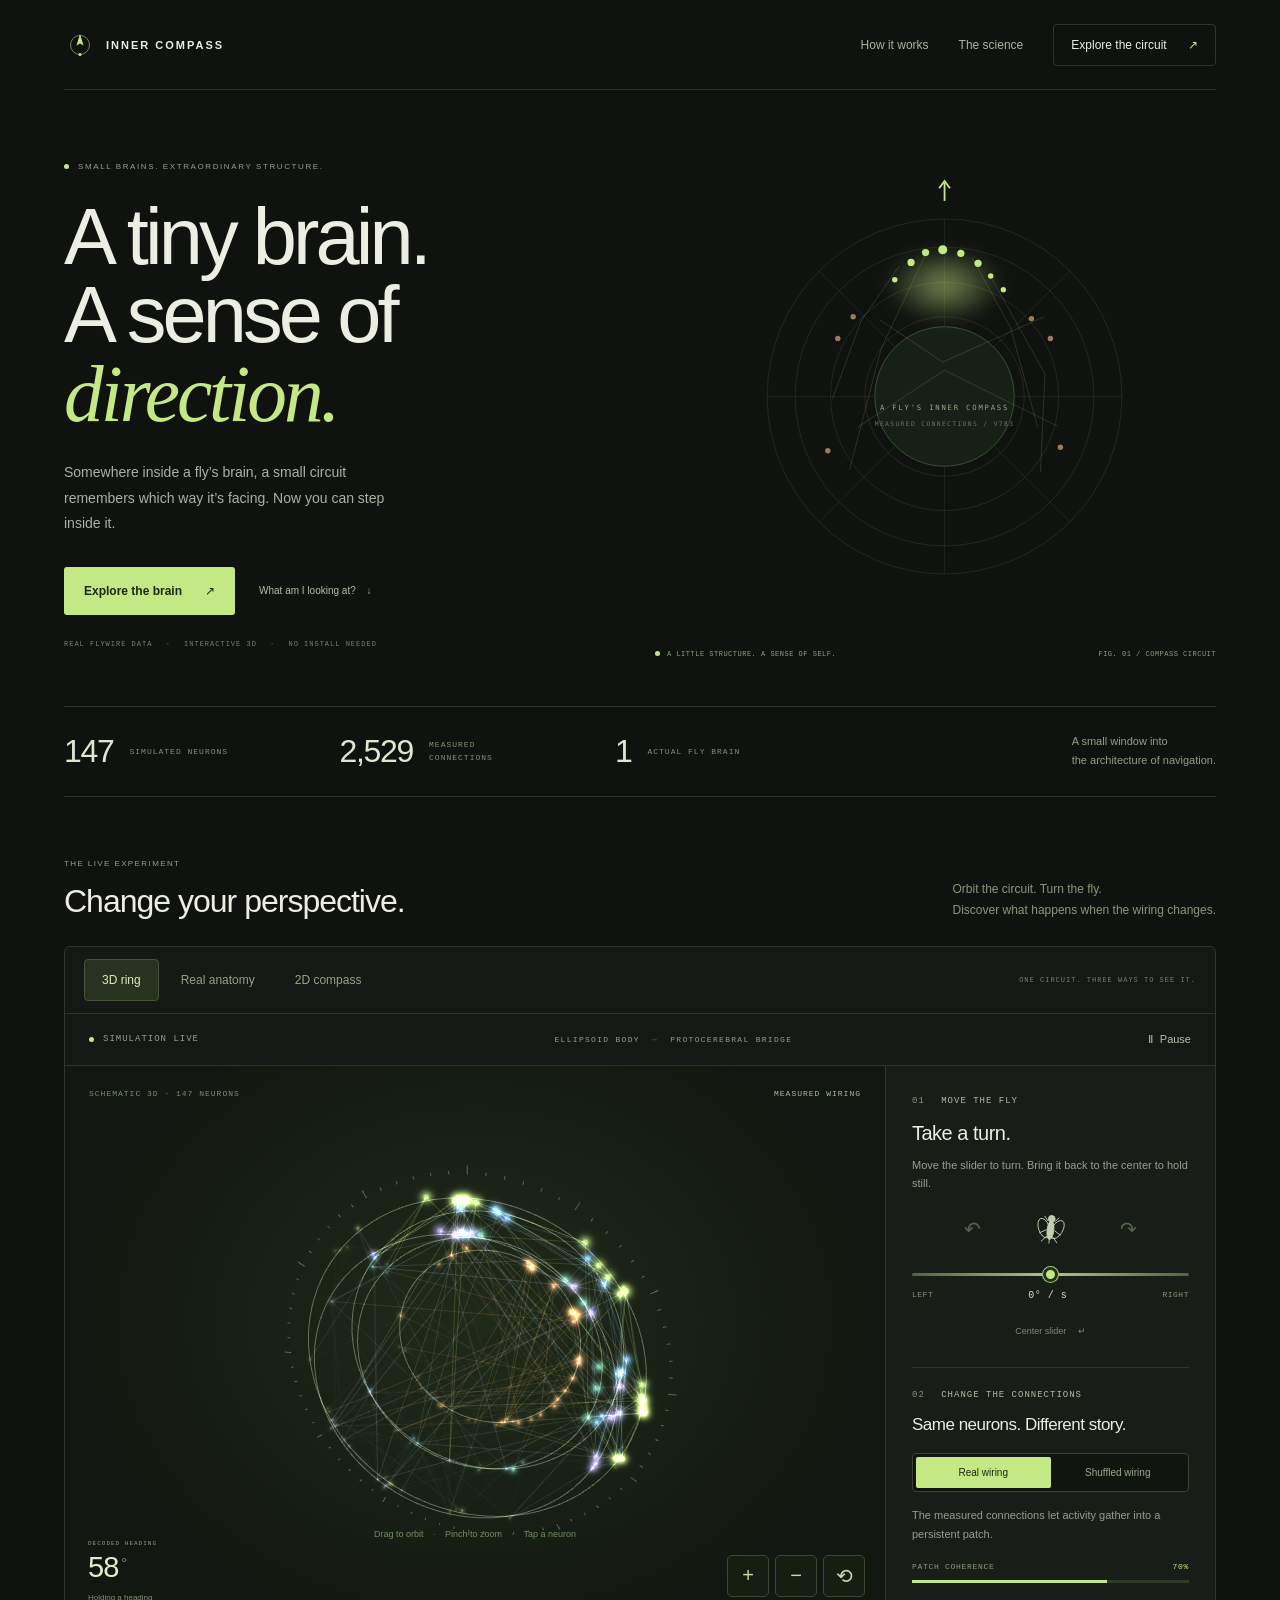
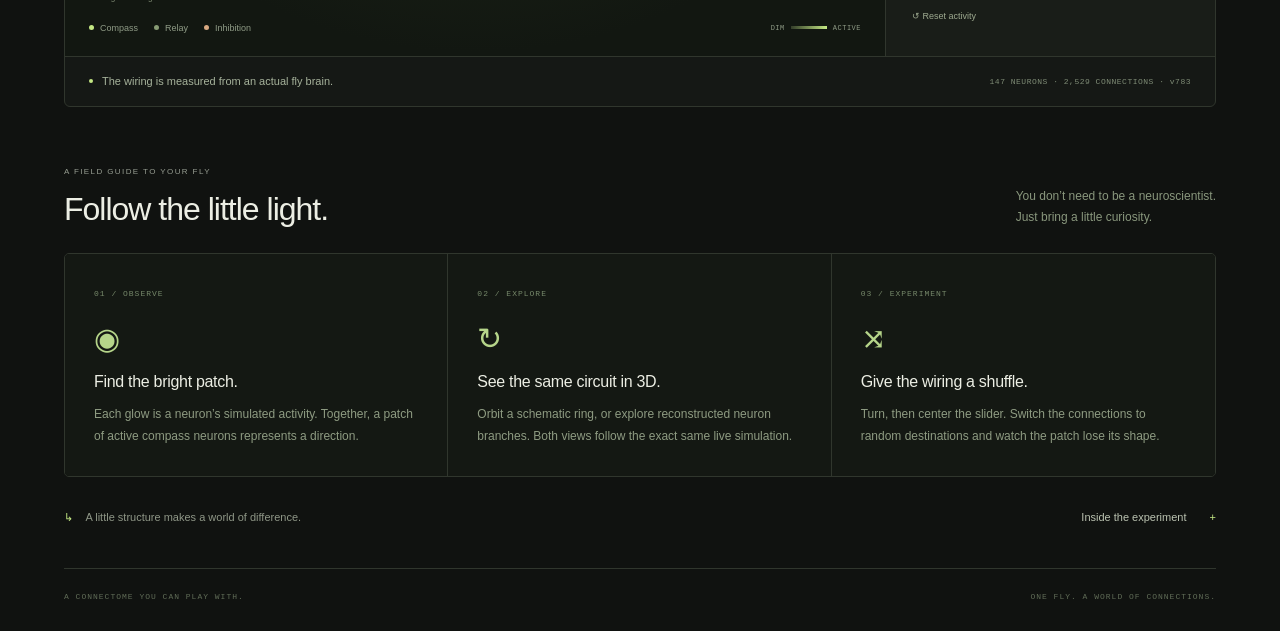
<file: public/index.html>
<!doctype html>
<html lang="en">
<head>
  <meta charset="utf-8">
  <meta name="viewport" content="width=device-width, initial-scale=1">
  <meta name="theme-color" content="#101210">
  <meta name="description" content="Step inside a fly’s inner compass. Explore measured brain connections in an interactive 3D ring and real neuron anatomy.">
  <meta property="og:title" content="Inner Compass — a tiny brain, a sense of direction">
  <meta property="og:description" content="147 neurons. 2,529 connections. Explore the architecture of direction in 3D.">
  <meta property="og:type" content="website">
  <title>Inner Compass — a FlyWire experiment</title>
  <link rel="icon" href="icon.svg" type="image/svg+xml">
  <link rel="manifest" href="site.webmanifest">
  <link rel="stylesheet" href="style.css">
  <link rel="stylesheet" href="landing.css">
  <script type="module" src="app.js"></script>
</head>
<body>
  <header class="masthead">
    <a class="wordmark" href="./" aria-label="Inner Compass home"><img src="icon.svg" width="32" height="32" alt=""> INNER COMPASS</a>
    <nav aria-label="Main navigation"><a href="#how-it-works">How it works</a><a href="#model-notes">The science</a><a class="nav-cta" href="#explore">Explore the circuit <span>↗</span></a></nav>
  </header>
  <main>
    <section class="intro landing-hero" aria-labelledby="title">
      <div class="hero-copy">
        <p class="eyebrow"><span class="tiny-dot"></span> SMALL BRAINS. EXTRAORDINARY STRUCTURE.</p>
        <h1 id="title">A tiny brain.<br>A sense of<br><em>direction.</em></h1>
        <p class="lede">Somewhere inside a fly’s brain, a small circuit remembers which way it’s facing. Now you can step inside it.</p>
        <div class="hero-actions"><a class="primary-button" href="#explore">Explore the brain <span>↗</span></a><a class="quiet-link" href="#how-it-works">What am I looking at? <span>↓</span></a></div>
        <p class="hero-footnote">REAL FLYWIRE DATA <span>·</span> INTERACTIVE 3D <span>·</span> NO INSTALL NEEDED</p>
      </div>
      <figure class="hero-figure"><img src="circuit-preview.svg" width="620" height="550" alt="A schematic compass circuit with layered rings of neurons and a bright patch of activity."><figcaption><span><i class="tiny-dot"></i> A LITTLE STRUCTURE. A SENSE OF SELF.</span><span>FIG. 01 / COMPASS CIRCUIT</span></figcaption></figure>
    </section>
    <section class="data-strip" aria-label="The circuit in numbers"><div><strong>147</strong><span>SIMULATED NEURONS</span></div><div><strong>2,529</strong><span>MEASURED CONNECTIONS</span></div><div><strong>1</strong><span>ACTUAL FLY BRAIN</span></div><p>A small window into<br>the architecture of navigation.</p></section>
    <section class="section-heading" id="explore" aria-labelledby="explore-title"><div><p class="eyebrow">THE LIVE EXPERIMENT</p><h2 id="explore-title">Change your perspective.</h2></div><p>Orbit the circuit. Turn the fly.<br>Discover what happens when the wiring changes.</p></section>
    <section class="experiment" aria-label="Interactive heading circuit">
      <div class="view-bar"><div class="view-switch" role="group" aria-label="Circuit visualization"><button id="view-ring" aria-pressed="true" disabled>3D ring</button><button id="view-anatomy" aria-pressed="false" disabled>Real anatomy</button><button id="view-flat" aria-pressed="false" disabled>2D compass</button></div><span class="view-bar-note">ONE CIRCUIT. THREE WAYS TO SEE IT.</span></div>
      <div class="lab-bar">
        <div><span class="tiny-dot live-dot" id="live-dot"></span><span id="run-status" role="status">LOADING CONNECTOME</span></div>
        <span>ELLIPSOID BODY <span class="muted">↔</span> PROTOCEREBRAL BRIDGE</span>
        <button class="text-button" id="pause" disabled aria-label="Pause simulation">Ⅱ <span>Pause</span></button>
      </div>
      <div class="lab-body">
        <div class="visualization is-3d" id="visualization" data-view="ring">
          <div class="figure-label"><span id="view-caption">SCHEMATIC 3D</span><span id="mode-label">MEASURED WIRING</span></div>
          <canvas id="circuit" hidden role="img" aria-label="Compass neurons on concentric rings; brighter neurons have higher simulated activity."></canvas>
          <canvas id="scene3d" tabindex="0" aria-label="Interactive 3D circuit. Drag or use arrow keys to orbit, pinch or use plus and minus to zoom. Home resets the camera." aria-describedby="orbit-hint"></canvas>
          <div id="anatomy-filter" class="anatomy-filter" hidden><label for="cell-filter">Show neurons</label><select id="cell-filter"><option value="all">All cell types</option><option value="EPG">EPG · compass</option><option value="PEG">PEG · relay</option><option value="PENa">PENa · relay</option><option value="PENb">PENb · relay</option><option value="Delta7">Delta7 · inhibition</option></select></div>
          <p id="anatomy-status" class="anatomy-status" role="status" hidden></p>
          <div class="orbit-tools" id="orbit-tools"><button id="zoom-in" aria-label="Zoom in">+</button><button id="zoom-out" aria-label="Zoom out">−</button><button id="camera-reset" aria-label="Reset 3D camera">⟲</button></div>
          <p class="orbit-hint" id="orbit-hint">Drag to orbit <span>·</span> Pinch to zoom <span>·</span> Tap a neuron</p>
          <div class="neuron-inspector" id="neuron-inspector" role="status" hidden></div>
          <div class="canvas-center" aria-hidden="true"><span class="center-label">DECODED HEADING</span><span id="heading">—<small>°</small></span><span class="center-foot" id="heading-note">A sense of direction</span></div>
          <div class="loading-message" id="loading">Reading a tiny piece of a fly’s brain<span class="loading-dots">…</span></div>
          <div class="legend"><span><i class="legend-dot epg"></i>Compass</span><span><i class="legend-dot relay"></i>Relay</span><span><i class="legend-dot inhibition"></i>Inhibition</span><span class="activity-key">DIM <i></i> ACTIVE</span></div>
        </div>
        <aside class="controls">
          <div class="control-section">
            <p class="step-label">01 <span>MOVE THE FLY</span></p>
            <h2>Take a turn.</h2>
            <p>Move the slider to turn. Bring it back to the center to hold still.</p>
            <div class="turn-display"><span>↶</span><svg viewBox="0 0 70 70" aria-hidden="true" id="fly"><g fill="none" stroke="currentColor" stroke-width="1.3"><ellipse cx="25" cy="34" rx="8" ry="15" transform="rotate(-25 25 34)"/><ellipse cx="45" cy="34" rx="8" ry="15" transform="rotate(25 45 34)"/><path d="M35 17v39M30 23l-6-7m16 7 6-7M29 36l-10 6m22-6 10 6M31 45l-8 9m16-9 8 9"/><ellipse cx="35" cy="36" rx="5" ry="14" fill="currentColor"/><circle cx="35" cy="19" r="5" fill="currentColor"/></g></svg><span>↷</span></div>
            <label class="sr-only" for="turn">Turn velocity, left or right</label>
            <input type="range" id="turn" min="-90" max="90" value="0" step="1" disabled>
            <div class="range-labels"><span>LEFT</span><output id="velocity" for="turn">0° / s</output><span>RIGHT</span></div>
            <button id="stop" class="text-button center-button" disabled>Center slider <span>↵</span></button>
          </div>
          <div class="control-section wiring-section">
            <p class="step-label">02 <span>CHANGE THE CONNECTIONS</span></p>
            <h2>Same neurons. Different story.</h2>
            <div class="segmented" role="group" aria-label="Wiring mode">
              <button id="real" aria-pressed="true" disabled>Real wiring</button>
              <button id="shuffled" aria-pressed="false" disabled>Shuffled wiring</button>
            </div>
            <p id="mode-description">The measured connections let activity gather into a persistent patch.</p>
            <div class="coherence"><div><span>PATCH COHERENCE</span><output id="coherence">—</output></div><div class="meter"><i id="coherence-bar"></i></div></div>
            <div class="secondary-actions"><button id="reset" class="text-button" disabled>↺ Reset activity</button><button id="reshuffle" class="text-button" hidden>Shuffle again ↗</button></div>
          </div>
        </aside>
      </div>
      <div class="lab-footer"><p><span class="tiny-dot"></span> The wiring is measured from an actual fly brain.</p><span id="data-stats">FLYWIRE FAFB · v783</span></div>
    </section>
    <section class="how-it-works" id="how-it-works" aria-labelledby="how-title"><div class="section-heading"><div><p class="eyebrow">A FIELD GUIDE TO YOUR FLY</p><h2 id="how-title">Follow the little light.</h2></div><p>You don’t need to be a neuroscientist.<br>Just bring a little curiosity.</p></div><div class="guide-grid">
      <article><span class="guide-index">01 / OBSERVE</span><div class="guide-symbol" aria-hidden="true">◉</div><h3>Find the bright patch.</h3><p>Each glow is a neuron’s simulated activity. Together, a patch of active compass neurons represents a direction.</p></article>
      <article><span class="guide-index">02 / EXPLORE</span><div class="guide-symbol" aria-hidden="true">↻</div><h3>See the same circuit in 3D.</h3><p>Orbit a schematic ring, or explore reconstructed neuron branches. Both views follow the exact same live simulation.</p></article>
      <article><span class="guide-index">03 / EXPERIMENT</span><div class="guide-symbol" aria-hidden="true">⤨</div><h3>Give the wiring a shuffle.</h3><p>Turn, then center the slider. Switch the connections to random destinations and watch the patch lose its shape.</p></article>
    </div></section>
    <section class="understory" aria-label="About this experiment">
      <p><span class="note-number">↳</span> A little structure makes a world of difference.</p>
      <details id="model-notes"><summary>Inside the experiment <span>+</span></summary><div class="notes-content">
        <p>This is a simplified rate model on a measured FlyWire subgraph, not a validated reconstruction of a living fly. Every neuron updates from its connected inputs. The same dynamics and input are used in both modes.</p>
        <p>Connection weights start as synapse counts, then receive population-specific normalization and gains. Acetylcholine is modeled as excitatory; GABA and glutamate as inhibitory. Glutamate’s effect depends on receptors, so its sign here is an assumption. Four cells with unresolved transmitter predictions are excluded.</p>
        <p>Turning supplies a moving, modeled heading cue; this demo does not claim to reproduce biological angular-velocity integration. This cue can organize either mode, so center the slider to compare persistence. At rest the cue switches off, and real wiring can drift toward preferred headings. Ring positions are inferred from connectivity, not measured anatomical coordinates. Zero degrees is arbitrary.</p>
        <p>Shuffling permutes each neuron’s outgoing destinations, including empty slots. This preserves the exact edge count, outgoing weights, and transmitter sign, while breaking spatial organization. Patch coherence is the circular concentration of EPG activity; it is not biological accuracy.</p>
        <p>The 3D ring is a schematic. The anatomy view uses simplified skeletons of these neurons from the published FlyWire v783 reconstruction. Skeleton branches show cell shape, not individual synaptic connections. Activity is assigned per neuron, not simulated separately along each branch. Anatomy stays fixed when wiring is shuffled.</p>
        <p><a href="https://doi.org/10.1038/s41586-024-07558-y" target="_blank" rel="noopener">FlyWire connectome ↗</a> · <a href="https://pmc.ncbi.nlm.nih.gov/articles/PMC8356802/" target="_blank" rel="noopener">The biological ring attractor ↗</a> · <a href="https://zenodo.org/records/10877326" target="_blank" rel="noopener">Anatomy source ↗</a> · <a href="data/neurons.json" target="_blank">Circuit provenance ↗</a> · <a href="data/anatomy.json" target="_blank">Anatomy provenance ↗</a></p>
      </div></details>
    </section>
  </main>
  <footer class="page-footer"><span>A CONNECTOME YOU CAN PLAY WITH.</span><span>ONE FLY. A WORLD OF CONNECTIONS.</span></footer>
  <noscript><p class="noscript">Enable JavaScript to run this local simulation.</p></noscript>
</body>
</html>
</file>
<file: public/style.css>
:root {
  color-scheme: dark;
  --bg: #101210;
  --panel: #151815;
  --text: #eceee4;
  --muted: #969d91;
  --line: #30362d;
  --green: #c4e884;
  --orange: #d8a982;
  font-family: Arial, Helvetica, sans-serif;
  font-synthesis: none;
}
* {
  box-sizing: border-box;
}
body {
  margin: 0;
  background: var(--bg);
  color: var(--text);
  font-size: 14px;
}
button,
input,
a,
summary {
  -webkit-tap-highlight-color: transparent;
}
button,
a,
summary {
  touch-action: manipulation;
}
button {
  font: inherit;
}
a {
  color: inherit;
  text-decoration: none;
}
button {
  cursor: pointer;
}
button:disabled {
  cursor: wait;
  opacity: 0.4;
}
button:focus-visible,
a:focus-visible,
summary:focus-visible,
input:focus-visible {
  outline: 2px solid var(--green);
  outline-offset: 6px;
}
.masthead {
  height: 90px;
  margin: 0 5%;
  display: flex;
  align-items: center;
  justify-content: space-between;
  border-bottom: 1px solid var(--line);
  font-size: 10px;
  letter-spacing: 1.1px;
}
.wordmark {
  display: flex;
  align-items: center;
  gap: 11px;
  font-size: 11px;
  font-weight: 700;
  letter-spacing: 1.4px;
}
.brand-symbol {
  color: var(--green);
  font-size: 32px;
  font-weight: normal;
}
.edition {
  color: var(--muted);
  font-size: 9px;
}
.edition span {
  color: #4b5247;
  padding: 0 15px;
}
.source-link {
  font-size: 11px;
  letter-spacing: 0.2px;
}
.source-link span {
  color: var(--green);
  margin-left: 14px;
}
main {
  max-width: 1390px;
  margin: auto;
  padding: 0 5%;
}
.intro {
  padding: 61px 0 43px;
  position: relative;
}
.eyebrow {
  display: flex;
  gap: 9px;
  align-items: center;
  font-size: 9px;
  letter-spacing: 1.8px;
  color: var(--muted);
  margin: 0 0 24px;
}
.tiny-dot {
  display: inline-block;
  width: 5px;
  height: 5px;
  background: var(--green);
  border-radius: 50%;
  flex-shrink: 0;
}
h1 {
  font-weight: 400;
  letter-spacing: -3px;
  font-size: clamp(44px, 5vw, 72px);
  line-height: 1.06;
  margin: 0;
}
h1 em {
  font-family: Georgia, 'Times New Roman', serif;
  font-weight: 400;
  color: var(--green);
  letter-spacing: -2.4px;
}
.lede {
  position: absolute;
  bottom: 45px;
  right: 0;
  color: #abb1a5;
  line-height: 1.85;
  font-size: 13px;
  margin: 0;
  max-width: 360px;
}
.experiment {
  border: 1px solid var(--line);
  border-radius: 6px;
  overflow: hidden;
  background: var(--panel);
}
.lab-bar {
  height: 52px;
  padding: 0 24px;
  display: flex;
  justify-content: space-between;
  align-items: center;
  border-bottom: 1px solid var(--line);
  font-family: monospace;
  font-size: 9px;
  letter-spacing: 1px;
  color: var(--muted);
}
.lab-bar > div {
  display: flex;
  align-items: center;
  gap: 9px;
}
.lab-bar > span {
  font-size: 8px;
  letter-spacing: 1.3px;
}
.muted {
  color: #5e6857;
  margin: 0 6px;
}
.text-button {
  border: 0;
  background: transparent;
  color: #b6bdaf;
  font-size: 11px;
  padding: 5px 0;
}
.text-button:hover {
  color: var(--green);
}
.lab-bar .text-button {
  font-family: Arial, Helvetica, sans-serif;
}
.lab-bar .text-button span {
  margin-left: 4px;
}
.lab-body {
  display: grid;
  grid-template-columns: minmax(0, 1fr) 330px;
}
.visualization {
  position: relative;
  min-height: 546px;
  overflow: hidden;
  background: radial-gradient(ellipse at 50% 48%, #1e2519 0%, #141814 63%);
}
.figure-label {
  position: absolute;
  top: 23px;
  left: 24px;
  right: 24px;
  display: flex;
  justify-content: space-between;
  font: 8px monospace;
  letter-spacing: 1px;
  color: #7f8c76;
  z-index: 1;
}
.figure-label span:last-child {
  color: #acbc9d;
}
canvas {
  display: block;
  width: 100%;
  height: 100%;
  position: absolute;
  inset: 0;
}
.canvas-center {
  position: absolute;
  left: 50%;
  top: 49%;
  transform: translate(-50%, -50%);
  text-align: center;
  pointer-events: none;
  min-width: 180px;
}
.center-label {
  font: 7px monospace;
  letter-spacing: 1.7px;
  color: #919d85;
}
#heading {
  display: block;
  font-size: 54px;
  font-weight: 300;
  letter-spacing: -2px;
  color: #e3eccc;
  margin: 5px 0 8px;
  font-variant-numeric: tabular-nums;
}
#heading small {
  font-size: 22px;
  color: #7f906c;
  vertical-align: top;
  display: inline-block;
  margin: 8px 0 0 3px;
}
.center-foot {
  font-size: 10px;
  color: #818e76;
}
.legend {
  position: absolute;
  left: 24px;
  right: 24px;
  bottom: 23px;
  display: flex;
  align-items: center;
  gap: 18px;
  font-size: 9px;
  color: #8f9b86;
}
.legend > span {
  display: flex;
  align-items: center;
  gap: 6px;
}
.legend-dot {
  width: 5px;
  height: 5px;
  border-radius: 50%;
}
.epg {
  background: var(--green);
}
.relay {
  background: #879b74;
}
.inhibition {
  background: var(--orange);
}
.legend .activity-key {
  margin-left: auto;
  font: 7px monospace;
  letter-spacing: 0.5px;
  gap: 6px;
}
.activity-key i {
  width: 36px;
  height: 3px;
  background: linear-gradient(90deg, #343e2a, var(--green));
}
.controls {
  border-left: 1px solid var(--line);
  padding: 29px 26px 20px;
  background: #191d18;
}
.step-label {
  font: 9px monospace;
  color: #89957e;
  letter-spacing: 1px;
  margin: 0 0 15px;
}
.step-label span {
  color: #b0baa6;
  margin-left: 10px;
}
h2 {
  font-weight: 400;
  font-size: 20px;
  line-height: 1.2;
  letter-spacing: -0.5px;
  margin: 0 0 11px;
}
.controls p:not(.step-label) {
  font-size: 11px;
  line-height: 1.7;
  color: var(--muted);
  margin: 0;
}
.turn-display {
  height: 72px;
  display: flex;
  align-items: center;
  justify-content: center;
  gap: 46px;
  color: #849276;
}
.turn-display > span {
  font-size: 20px;
  opacity: 0.6;
}
#fly {
  width: 47px;
  height: 47px;
  color: #c1cdaf;
  transition: transform 0.15s linear;
}
input[type='range'] {
  width: 100%;
  height: 18px;
  margin: 0;
  appearance: none;
  background: transparent;
  cursor: ew-resize;
}
input[type='range']::-webkit-slider-runnable-track {
  height: 3px;
  background: linear-gradient(90deg, #536143, #afc48c 50%, #536143);
  border-radius: 3px;
}
input[type='range']::-moz-range-track {
  height: 3px;
  background: #71825e;
  border-radius: 3px;
}
input[type='range']::-webkit-slider-thumb {
  appearance: none;
  border-radius: 50%;
  width: 15px;
  height: 15px;
  background: var(--green);
  border: 3px solid #26301e;
  margin-top: -6px;
  box-shadow: 0 0 0 1px #a3c872;
}
input[type='range']::-moz-range-thumb {
  border-radius: 50%;
  width: 12px;
  height: 12px;
  background: var(--green);
  border: 2px solid #26301e;
}
.range-labels {
  display: flex;
  justify-content: space-between;
  font: 8px monospace;
  letter-spacing: 0.5px;
  color: #849279;
  margin-top: 4px;
}
.range-labels output {
  color: #d4dfc7;
  font-size: 10px;
}
.center-button {
  display: block;
  margin: 12px auto 18px;
  font-size: 9px;
  color: #7e8a75;
}
.center-button span {
  margin-left: 9px;
}
.wiring-section {
  border-top: 1px solid var(--line);
  padding-top: 22px;
}
.wiring-section h2 {
  font-size: 17px;
  margin-bottom: 18px;
}
.segmented {
  display: flex;
  border: 1px solid #3a4233;
  border-radius: 4px;
  padding: 3px;
  margin-bottom: 14px;
  background: #111510;
}
.segmented button {
  width: 50%;
  border: 0;
  border-radius: 2px;
  padding: 10px 3px;
  background: transparent;
  color: #9ca891;
  font-size: 10px;
  transition:
    background 0.18s,
    color 0.18s;
}
.segmented button[aria-pressed='true'] {
  background: var(--green);
  color: #1b2712;
}
.coherence {
  margin-top: 18px;
}
.coherence > div:first-child {
  display: flex;
  justify-content: space-between;
  font: 8px monospace;
  letter-spacing: 0.7px;
  color: #8b9980;
}
.coherence output {
  color: var(--green);
}
.meter {
  height: 3px;
  background: #313a29;
  margin-top: 9px;
}
.meter i {
  height: 100%;
  width: 0;
  display: block;
  background: var(--green);
  transition: width 0.25s;
}
.secondary-actions {
  display: flex;
  justify-content: space-between;
  margin-top: 14px;
}
.secondary-actions button {
  font-size: 9px;
  color: #9da98f;
}
.lab-footer {
  border-top: 1px solid var(--line);
  min-height: 50px;
  padding: 12px 24px;
  display: flex;
  align-items: center;
  justify-content: space-between;
  gap: 15px;
}
.lab-footer p {
  margin: 0;
  font-size: 11px;
  color: #a6b29b;
  display: flex;
  align-items: center;
  gap: 9px;
}
.lab-footer .tiny-dot {
  width: 4px;
  height: 4px;
}
.lab-footer > span {
  font: 8px monospace;
  color: #7f8c76;
  letter-spacing: 0.5px;
}
.understory {
  display: flex;
  align-items: flex-start;
  justify-content: space-between;
  gap: 25px;
  margin-top: 23px;
  color: #8f9787;
  font-size: 11px;
}
.understory > p {
  margin: 4px 0;
}
.note-number {
  color: var(--green);
  margin-right: 10px;
}
.understory details {
  max-width: 500px;
  min-width: 190px;
}
.understory summary {
  list-style: none;
  cursor: pointer;
  text-align: right;
  color: #bbc3b1;
  padding: 4px 0;
}
.understory summary::-webkit-details-marker {
  display: none;
}
.understory summary > span {
  margin-left: 20px;
  color: var(--green);
}
.notes-content {
  padding: 12px 0;
  line-height: 1.8;
  color: #9ba591;
}
.notes-content a {
  text-decoration: underline;
  text-underline-offset: 3px;
  color: #c5d2b6;
}
.page-footer {
  margin: 57px 5% 0;
  border-top: 1px solid var(--line);
  padding: 23px 0 30px;
  display: flex;
  justify-content: space-between;
  font: 8px monospace;
  letter-spacing: 1px;
  color: #606c57;
}
.loading-message {
  position: absolute;
  inset: 0;
  display: flex;
  align-items: center;
  justify-content: center;
  background: #151a14;
  font-size: 12px;
  color: var(--green);
  padding: 30px;
  text-align: center;
  z-index: 3;
}
.loading-message[hidden] {
  display: none;
}
.sr-only {
  position: absolute;
  width: 1px;
  height: 1px;
  padding: 0;
  margin: -1px;
  overflow: hidden;
  clip: rect(0, 0, 0, 0);
  white-space: nowrap;
  border: 0;
}
.noscript {
  padding: 30px;
  color: var(--green);
}
[hidden] {
  display: none !important;
}
.shuffled-mode {
  --green: #dfb383;
}
.shuffled-mode .visualization {
  background: radial-gradient(ellipse at 50% 48%, #262219 0%, #181714 63%);
}
@media (min-width: 1500px) {
  .masthead,
  .page-footer {
    max-width: 1250px;
    margin-left: auto;
    margin-right: auto;
  }
  .intro {
    padding-top: 70px;
  }
}
@media (max-width: 1050px) {
  .lede {
    position: static;
    margin-top: 22px;
    font-size: 12px;
  }
  .intro {
    padding-top: 40px;
  }
  .lab-body {
    grid-template-columns: minmax(0, 1fr) 300px;
  }
  .controls {
    padding: 25px 21px;
  }
  .legend {
    gap: 10px;
  }
  .legend .activity-key {
    display: none;
  }
  .lab-footer {
    flex-wrap: wrap;
  }
  .edition {
    display: none;
  }
}
@media (max-width: 700px) {
  .masthead {
    height: 70px;
  }
  .wordmark {
    font-size: 8px;
    letter-spacing: 1px;
  }
  .brand-symbol {
    font-size: 26px;
  }
  .source-link {
    font-size: 10px;
  }
  .intro {
    padding: 35px 0 30px;
  }
  .eyebrow {
    font-size: 7px;
    letter-spacing: 1.1px;
    line-height: 1.5;
  }
  h1 {
    font-size: 48px;
    letter-spacing: -2.4px;
  }
  .lede {
    font-size: 12px;
  }
  .lab-bar {
    padding: 0 16px;
    height: 45px;
    font-size: 8px;
  }
  .lab-bar > span {
    display: none;
  }
  .lab-body {
    grid-template-columns: 1fr;
  }
  .visualization {
    min-height: 425px;
  }
  .controls {
    border-left: 0;
    border-top: 1px solid var(--line);
    padding: 25px;
  }
  .control-section {
    max-width: 450px;
    margin: auto;
  }
  .figure-label {
    left: 16px;
    right: 16px;
    font-size: 7px;
  }
  .legend {
    left: 16px;
    right: 16px;
    justify-content: center;
    gap: 22px;
    bottom: 17px;
  }
  .legend .activity-key {
    display: flex;
    margin-left: 0;
  }
  .center-label {
    font-size: 6px;
  }
  #heading {
    font-size: 44px;
  }
  .center-foot {
    font-size: 9px;
  }
  .lab-footer {
    padding: 15px 18px;
    gap: 10px;
  }
  .lab-footer p {
    font-size: 10px;
  }
  .lab-footer > span {
    font-size: 7px;
  }
  .understory {
    display: block;
    font-size: 10px;
  }
  .understory details {
    margin-top: 20px;
    max-width: none;
  }
  .understory summary {
    text-align: left;
  }
  .understory summary > span {
    float: right;
  }
  .page-footer {
    margin-top: 32px;
    font-size: 6px;
    letter-spacing: 0.7px;
  }
  .wiring-section {
    padding-top: 24px;
  }
  .turn-display {
    height: 76px;
  }
  .controls p:not(.step-label) {
    font-size: 12px;
  }
  .segmented button {
    font-size: 12px;
  }
  .secondary-actions button {
    font-size: 11px;
  }
  .center-button {
    font-size: 11px;
  }
  .range-labels {
    font-size: 9px;
  }
}
@media (prefers-reduced-motion: reduce) {
  * {
    transition: none !important;
  }
}
</file>
<file: public/landing.css>
html {
  scroll-behavior: smooth;
  scroll-padding-top: 24px;
}
.masthead nav {
  display: flex;
  align-items: center;
  gap: 30px;
  letter-spacing: 0;
  font-size: 12px;
}
.masthead nav a {
  color: #aab39f;
}
.masthead nav .nav-cta {
  color: var(--text);
  border: 1px solid var(--line);
  padding: 13px 17px;
  border-radius: 4px;
}
.nav-cta span {
  color: var(--green);
  margin-left: 18px;
}
.wordmark {
  gap: 10px;
  letter-spacing: 2px;
}
.landing-hero {
  display: grid;
  grid-template-columns: 1fr 1fr;
  gap: 30px;
  padding: 62px 0 48px;
  align-items: center;
}
.landing-hero h1 {
  font-size: clamp(58px, 6.2vw, 88px);
  line-height: 0.99;
  letter-spacing: -3.9px;
}
.landing-hero h1 em {
  letter-spacing: -3px;
}
.landing-hero .eyebrow {
  font-size: 8px;
  letter-spacing: 1.6px;
  margin-bottom: 27px;
}
.landing-hero .lede {
  position: static;
  max-width: 350px;
  margin-top: 27px;
  font-size: 14px;
  line-height: 1.8;
}
.hero-actions {
  display: flex;
  align-items: center;
  gap: 24px;
  margin-top: 31px;
}
.primary-button {
  display: inline-flex;
  align-items: center;
  gap: 23px;
  min-height: 48px;
  padding: 0 20px;
  border-radius: 3px;
  background: var(--green);
  color: #1c2811;
  font-size: 12px;
  font-weight: 600;
}
.primary-button:hover {
  background: #d5f49d;
}
.quiet-link {
  color: #b5bea8;
  font-size: 10px;
}
.quiet-link span {
  margin-left: 8px;
}
.hero-footnote {
  font: 7px monospace;
  letter-spacing: 1px;
  color: #75836a;
  margin: 25px 0 0;
}
.hero-footnote span {
  padding: 0 8px;
}
.hero-figure {
  margin: 0;
  min-width: 0;
  position: relative;
}
.hero-figure img {
  width: 100%;
  height: auto;
  display: block;
}
.hero-figure figcaption {
  display: flex;
  justify-content: space-between;
  gap: 14px;
  color: #8e9e7f;
  font: 7px monospace;
  letter-spacing: 0.5px;
  margin-top: 0;
}
.hero-figure figcaption > span:first-child {
  display: flex;
  align-items: center;
  gap: 7px;
}
.data-strip {
  display: grid;
  grid-template-columns: repeat(3, 1fr) 1.3fr;
  border-top: 1px solid var(--line);
  border-bottom: 1px solid var(--line);
  padding: 25px 0;
  gap: 25px;
}
.data-strip > div {
  display: flex;
  align-items: center;
  gap: 16px;
}
.data-strip strong {
  font-size: 32px;
  font-weight: 400;
  letter-spacing: -1.3px;
  color: #dfe7d2;
}
.data-strip span {
  font: 8px monospace;
  line-height: 1.7;
  letter-spacing: 1px;
  max-width: 100px;
  color: #849276;
}
.data-strip p {
  margin: 0;
  font-size: 11px;
  line-height: 1.8;
  color: #929e86;
  justify-self: end;
}
.section-heading {
  display: flex;
  justify-content: space-between;
  gap: 30px;
  align-items: end;
  margin: 62px 0 25px;
}
.section-heading .eyebrow {
  font-size: 8px;
  letter-spacing: 1.4px;
  margin: 0 0 14px;
}
.section-heading h2 {
  font-size: 32px;
  letter-spacing: -1px;
  margin: 0;
}
.section-heading > p {
  margin: 0;
  font-size: 12px;
  line-height: 1.75;
  color: #89977d;
}
.view-bar {
  display: flex;
  justify-content: space-between;
  align-items: center;
  padding: 12px 19px;
  border-bottom: 1px solid var(--line);
  gap: 12px;
}
.view-switch {
  display: flex;
  gap: 4px;
}
.view-switch button {
  min-height: 42px;
  background: transparent;
  color: #94a387;
  border: 1px solid transparent;
  border-radius: 4px;
  font-size: 12px;
  padding: 0 17px;
}
.view-switch button[aria-pressed='true'] {
  background: #28321f;
  border-color: #465539;
  color: #d9edc1;
}
.view-bar-note {
  font: 7px monospace;
  letter-spacing: 1px;
  color: #75836a;
}
.lab-body {
  grid-template-columns: minmax(0, 1fr) 330px;
}
.visualization {
  min-height: 590px;
}
.is-3d {
  background: radial-gradient(ellipse at 50% 43%, #202a19 0%, #121711 70%);
}
#scene3d {
  touch-action: none;
  cursor: grab;
  outline-offset: -5px;
}
#scene3d:active {
  cursor: grabbing;
}
.is-3d .canvas-center {
  top: auto;
  bottom: 53px;
  left: 23px;
  transform: none;
  text-align: left;
  min-width: 0;
  max-width: 170px;
}
.is-3d .center-label {
  font-size: 6px;
  letter-spacing: 1px;
}
.is-3d #heading {
  font-size: 29px;
  margin: 3px 0;
  letter-spacing: -1px;
}
.is-3d #heading small {
  font-size: 15px;
  margin-top: 3px;
}
.is-3d .center-foot {
  font-size: 8px;
}
.orbit-tools {
  position: absolute;
  right: 20px;
  bottom: 59px;
  display: flex;
  gap: 6px;
}
.orbit-tools button {
  width: 42px;
  height: 42px;
  border: 1px solid #3b4931;
  background: #172011e6;
  border-radius: 5px;
  color: #c6d9b1;
  font-size: 20px;
  display: grid;
  place-items: center;
}
.orbit-tools button:hover {
  background: #303e23;
}
.orbit-hint {
  position: absolute;
  left: 0;
  right: 0;
  bottom: 108px;
  text-align: center;
  color: #768c63;
  font-size: 9px;
  pointer-events: none;
}
.orbit-hint span {
  padding: 0 7px;
  color: #57674c;
}
.anatomy-filter {
  position: absolute;
  top: 52px;
  left: 23px;
  display: flex;
  align-items: center;
  gap: 10px;
}
.anatomy-filter label {
  font-size: 9px;
  color: #8b9c7c;
}
.anatomy-filter select {
  background: #172012;
  color: #c3d7ab;
  border: 1px solid #3b4931;
  min-height: 38px;
  border-radius: 4px;
  font-size: 10px;
  padding: 0 9px;
  max-width: 180px;
}
.anatomy-status {
  position: absolute;
  left: 20px;
  right: 20px;
  top: 40%;
  background: #151f10ed;
  border: 1px solid #3e4e32;
  border-radius: 5px;
  padding: 20px;
  font-size: 12px;
  line-height: 1.7;
  text-align: center;
  color: #c5dbae;
}
.anatomy-status button {
  display: block;
  min-height: 44px;
  margin: 12px auto 0;
  background: #c4e884;
  color: #1b2712;
  border: 0;
  border-radius: 3px;
  padding: 0 20px;
}
.neuron-inspector {
  position: absolute;
  left: 22px;
  right: 22px;
  top: 101px;
  pointer-events: none;
  font: 9px monospace;
  line-height: 1.7;
  color: #cadab9;
}
.neuron-inspector strong {
  color: var(--green);
}
.neuron-inspector span {
  color: #829575;
  font-size: 8px;
}
.controls {
  padding-top: 30px;
}
.control-section .center-button {
  min-height: 36px;
}
.secondary-actions button {
  min-height: 38px;
}
.legend {
  font-size: 9px;
  gap: 16px;
}
.how-it-works {
  margin-top: 60px;
}
.how-it-works .section-heading {
  margin-top: 0;
}
.guide-grid {
  display: grid;
  grid-template-columns: repeat(3, 1fr);
  border: 1px solid var(--line);
  border-radius: 5px;
  overflow: hidden;
}
.guide-grid article {
  padding: 29px;
  border-right: 1px solid var(--line);
  background: #141813;
}
.guide-grid article:last-child {
  border: 0;
}
.guide-index {
  font: 8px monospace;
  letter-spacing: 1px;
  color: #76886a;
}
.guide-symbol {
  font-size: 30px;
  color: #b6d58a;
  margin: 22px 0 17px;
}
.guide-grid h3 {
  font-size: 16px;
  font-weight: 400;
  letter-spacing: -0.3px;
  margin: 0 0 12px;
}
.guide-grid p {
  font-size: 12px;
  line-height: 1.85;
  color: #8e9b82;
  margin: 0;
}
.understory {
  margin-top: 30px;
  margin-bottom: 40px;
}
.understory details {
  scroll-margin-top: 30px;
}
.notes-content p {
  font-size: 12px;
}
.page-footer {
  margin-top: 40px;
}
.noscript {
  position: relative;
}
.primary-button:focus-visible,
.view-switch button:focus-visible,
.orbit-tools button:focus-visible {
  outline: 2px solid #e7fccd;
  outline-offset: 3px;
}
@media (max-width: 1050px) {
  .landing-hero {
    gap: 10px;
  }
  .landing-hero h1 {
    font-size: 66px;
  }
  .hero-actions {
    gap: 15px;
    flex-wrap: wrap;
  }
  .hero-figure figcaption {
    font-size: 6px;
  }
  .data-strip {
    gap: 16px;
  }
  .data-strip > div {
    gap: 10px;
  }
  .data-strip strong {
    font-size: 29px;
  }
  .data-strip span {
    font-size: 7px;
  }
  .lab-body {
    grid-template-columns: minmax(0, 1fr) 300px;
  }
  .view-bar-note {
    display: none;
  }
  .figure-label {
    font-size: 7px;
  }
  .is-3d .canvas-center {
    left: 18px;
  }
  .orbit-tools {
    right: 16px;
  }
  .legend .activity-key {
    display: none;
  }
  .guide-grid article {
    padding: 22px;
  }
  .masthead nav {
    gap: 18px;
  }
}
@media (max-width: 700px) {
  html {
    scroll-padding-top: 15px;
  }
  .masthead {
    height: 76px;
  }
  .wordmark {
    font-size: 10px;
    letter-spacing: 1px;
  }
  .wordmark img {
    width: 28px;
    height: 28px;
  }
  .masthead nav > a:not(.nav-cta) {
    display: none;
  }
  .masthead nav .nav-cta {
    padding: 12px 11px;
    font-size: 10px;
  }
  .nav-cta span {
    margin-left: 8px;
  }
  .landing-hero {
    display: flex;
    flex-direction: column;
    align-items: stretch;
    padding: 39px 0 28px;
    gap: 8px;
  }
  .landing-hero .eyebrow {
    font-size: 7px;
    letter-spacing: 0.95px;
    margin-bottom: 22px;
  }
  .landing-hero h1 {
    font-size: 65px;
    letter-spacing: -3.5px;
  }
  .landing-hero .lede {
    font-size: 13px;
    max-width: 310px;
    margin-top: 23px;
  }
  .hero-actions {
    margin-top: 25px;
    gap: 21px;
  }
  .primary-button {
    padding: 0 17px;
    min-height: 48px;
    font-size: 11px;
    gap: 20px;
  }
  .quiet-link {
    font-size: 10px;
  }
  .hero-footnote {
    font-size: 6px;
    letter-spacing: 0.65px;
    margin-top: 21px;
  }
  .hero-footnote span {
    padding: 0 5px;
  }
  .hero-figure {
    max-width: 450px;
    width: 100%;
    align-self: center;
    margin-top: -1px;
  }
  .hero-figure img {
    max-height: 305px;
  }
  .hero-figure figcaption {
    font-size: 6px;
    gap: 6px;
  }
  .hero-figure figcaption > span:first-child {
    gap: 5px;
  }
  .data-strip {
    grid-template-columns: repeat(3, 1fr);
    gap: 12px;
    padding: 22px 0;
  }
  .data-strip > div {
    display: block;
  }
  .data-strip strong {
    display: block;
    font-size: 29px;
    margin-bottom: 8px;
  }
  .data-strip span {
    display: block;
    font-size: 7px;
    max-width: 90px;
    letter-spacing: 0.8px;
  }
  .data-strip p {
    display: none;
  }
  .section-heading {
    display: block;
    margin: 39px 0 21px;
  }
  .section-heading h2 {
    font-size: 28px;
  }
  .section-heading > p {
    font-size: 11px;
    margin-top: 14px;
  }
  .section-heading .eyebrow {
    font-size: 7px;
    margin-bottom: 12px;
  }
  .view-bar {
    padding: 10px;
  }
  .view-switch {
    width: 100%;
    gap: 3px;
  }
  .view-switch button {
    flex: 1;
    padding: 0 5px;
    font-size: 11px;
    min-height: 44px;
  }
  .lab-body {
    grid-template-columns: 1fr;
  }
  .visualization {
    min-height: 470px;
  }
  .figure-label {
    left: 15px;
    right: 15px;
    top: 19px;
    font-size: 6px;
    letter-spacing: 0.5px;
  }
  .figure-label span:last-child {
    font-size: 6px;
  }
  .is-3d .canvas-center {
    left: 15px;
    bottom: 54px;
  }
  .is-3d .center-label {
    font-size: 5.5px;
    letter-spacing: 0.6px;
  }
  .is-3d #heading {
    font-size: 27px;
  }
  .is-3d .center-foot {
    font-size: 7px;
  }
  .orbit-tools {
    right: 13px;
    bottom: 54px;
    gap: 5px;
  }
  .orbit-tools button {
    width: 44px;
    height: 44px;
  }
  .orbit-hint {
    font-size: 8px;
    bottom: 113px;
  }
  .orbit-hint span {
    padding: 0 4px;
  }
  .legend {
    left: 13px;
    right: 13px;
    bottom: 19px;
    gap: 19px;
    justify-content: center;
    font-size: 8px;
  }
  .legend .activity-key {
    display: none;
  }
  .anatomy-filter {
    left: 15px;
    top: 43px;
    gap: 8px;
  }
  .anatomy-filter select {
    min-height: 44px;
    font-size: 11px;
    max-width: 200px;
  }
  .anatomy-filter label {
    font-size: 8px;
  }
  .neuron-inspector {
    left: 15px;
    right: 15px;
    top: 93px;
    font-size: 8px;
  }
  .anatomy-status {
    font-size: 11px;
    left: 14px;
    right: 14px;
  }
  .controls {
    padding: 25px 22px;
  }
  .control-section .center-button {
    min-height: 44px;
  }
  .secondary-actions button {
    min-height: 44px;
  }
  .text-button {
    min-height: 38px;
  }
  input[type='range'] {
    height: 32px;
  }
  .range-labels {
    margin-top: 3px;
  }
  .lab-footer p {
    font-size: 9px;
  }
  .lab-footer > span {
    font-size: 7px;
  }
  .how-it-works {
    margin-top: 40px;
  }
  .guide-grid {
    grid-template-columns: 1fr;
  }
  .guide-grid article {
    padding: 25px;
    border-right: 0;
    border-bottom: 1px solid var(--line);
    display: grid;
    grid-template-columns: 35px 1fr;
    column-gap: 16px;
  }
  .guide-index {
    grid-column: 1/-1;
    font-size: 8px;
    margin-bottom: 23px;
  }
  .guide-symbol {
    grid-column: 1;
    grid-row: 2/4;
    margin: 0;
    font-size: 28px;
  }
  .guide-grid h3 {
    grid-column: 2;
    font-size: 17px;
    margin: 0 0 10px;
  }
  .guide-grid p {
    grid-column: 2;
    font-size: 12px;
  }
  .understory > p {
    font-size: 11px;
    line-height: 1.6;
  }
  .understory summary {
    min-height: 44px;
    display: flex;
    align-items: center;
    justify-content: space-between;
    font-size: 12px;
  }
  .notes-content p {
    font-size: 12px;
  }
  .page-footer {
    font-size: 6px;
    letter-spacing: 0.5px;
    gap: 20px;
    line-height: 1.6;
  }
}
@media (max-width: 360px) {
  .wordmark {
    font-size: 9px;
  }
  .masthead nav .nav-cta {
    font-size: 9px;
  }
  .landing-hero h1 {
    font-size: 59px;
  }
  .hero-actions {
    gap: 15px;
  }
  .quiet-link {
    font-size: 9px;
  }
  .visualization {
    min-height: 435px;
  }
  .orbit-hint {
    font-size: 7px;
  }
  .hero-figure figcaption {
    font-size: 5px;
  }
}
@media (prefers-reduced-motion: reduce) {
  html {
    scroll-behavior: auto;
  }
}
</file>
